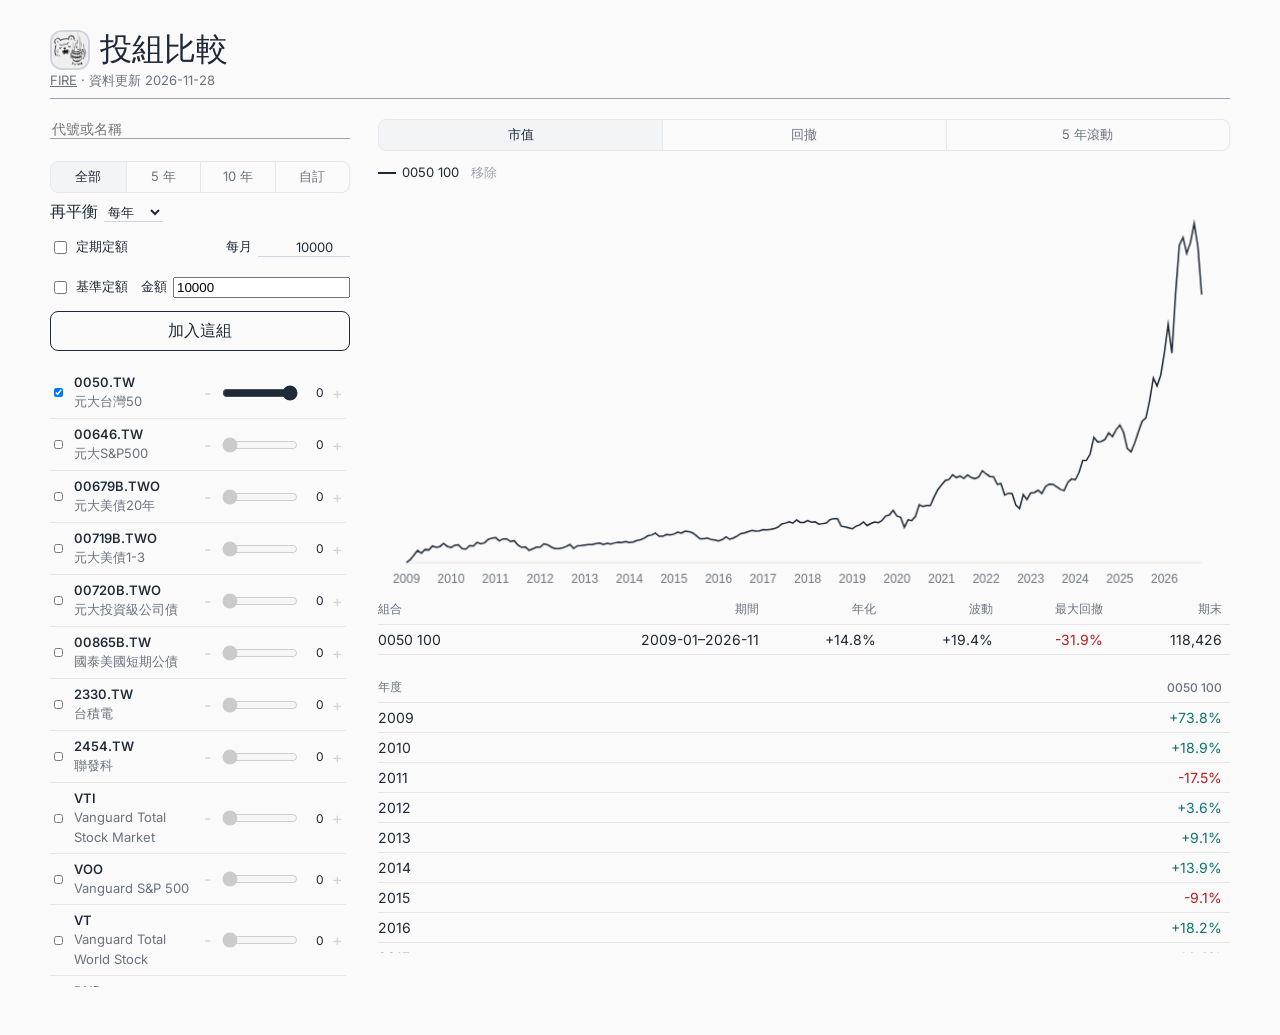
<file: web/index.html>
<!doctype html>
<html lang="zh-Hant">
<head>
  <meta charset="utf-8">
  <meta name="viewport" content="width=device-width, initial-scale=1">
  <title>投組比較</title>
  <link rel="icon" href="./icon.webp" type="image/webp">
  <link rel="preconnect" href="https://fonts.googleapis.com">
  <link rel="stylesheet" href="https://fonts.googleapis.com/css2?family=Inter:wght@400;500&display=swap">
  <link rel="stylesheet" href="./styles.css">
</head>
<body>
  <main>
    <header>
      <h1><img src="./icon.webp" alt="">投組比較</h1>
      <p class="meta"><a href="./fire.html">FIRE</a> · <span id="updated"></span></p>
    </header>
    <section class="layout">
      <aside>
        <input id="filter" type="search" placeholder="代號或名稱" autocomplete="off">
        <div class="controls">
          <div class="window" id="window" role="group" aria-label="區間">
            <button type="button" data-years="0" class="is-on" aria-pressed="true">全部</button>
            <button type="button" data-years="5" aria-pressed="false">5 年</button>
            <button type="button" data-years="10" aria-pressed="false">10 年</button>
            <button type="button" data-years="custom" aria-pressed="false">自訂</button>
          </div>
          <div class="dates" hidden>
            <input id="from" type="month">
            <input id="to" type="month">
          </div>
          <label class="amount">再平衡
            <select id="rebalance">
              <option value="year">每年</option>
              <option value="quarter">每季</option>
              <option value="month">每月</option>
              <option value="none">不調整</option>
            </select>
          </label>
          <div class="amount-row">
            <label class="mode"><input id="dca" type="checkbox"> 定期定額</label>
            <label class="amount">每月 <input id="amount" type="number" min="1" step="1000" value="10000"></label>
          </div>
          <div class="amount-row">
            <label class="mode"><input id="bench-dca" type="checkbox"> 基準定額</label>
            <label class="amount">金額 <input id="bench-amount" type="number" min="1" step="1000" value="10000"></label>
          </div>
          <p id="weight-error" class="error" hidden>勾選的比例加總不能超過 100</p>
          <button id="add" type="button">加入這組</button>
          <button id="save" type="button" hidden>儲存這組</button>
        </div>
        <div id="picker"></div>
      </aside>
      <div>
        <p id="note"></p>
        <div class="window chart-mode" id="chart-mode" role="group" aria-label="圖表">
          <button type="button" data-mode="value" class="is-on" aria-pressed="true">市值</button>
          <button type="button" data-mode="drawdown" aria-pressed="false">回撤</button>
          <button type="button" data-mode="rolling" aria-pressed="false">5 年滾動</button>
        </div>
        <div id="legend"></div>
        <div class="chart-wrap">
          <canvas id="chart" width="840" height="390"></canvas>
          <div id="hover" hidden></div>
        </div>
        <table>
          <thead>
            <tr>
              <th>組合</th>
              <th>期間</th>
              <th>年化</th>
              <th>波動</th>
              <th>最大回撤</th>
              <th>期末</th>
            </tr>
          </thead>
          <tbody id="stats"></tbody>
        </table>
        <div class="table-wrap">
          <table>
            <thead><tr id="year-head"><th>年度</th></tr></thead>
            <tbody id="years"></tbody>
          </table>
        </div>
      </div>
    </section>
  </main>
  <script src="./app.js"></script>
</body>
</html>
</file>
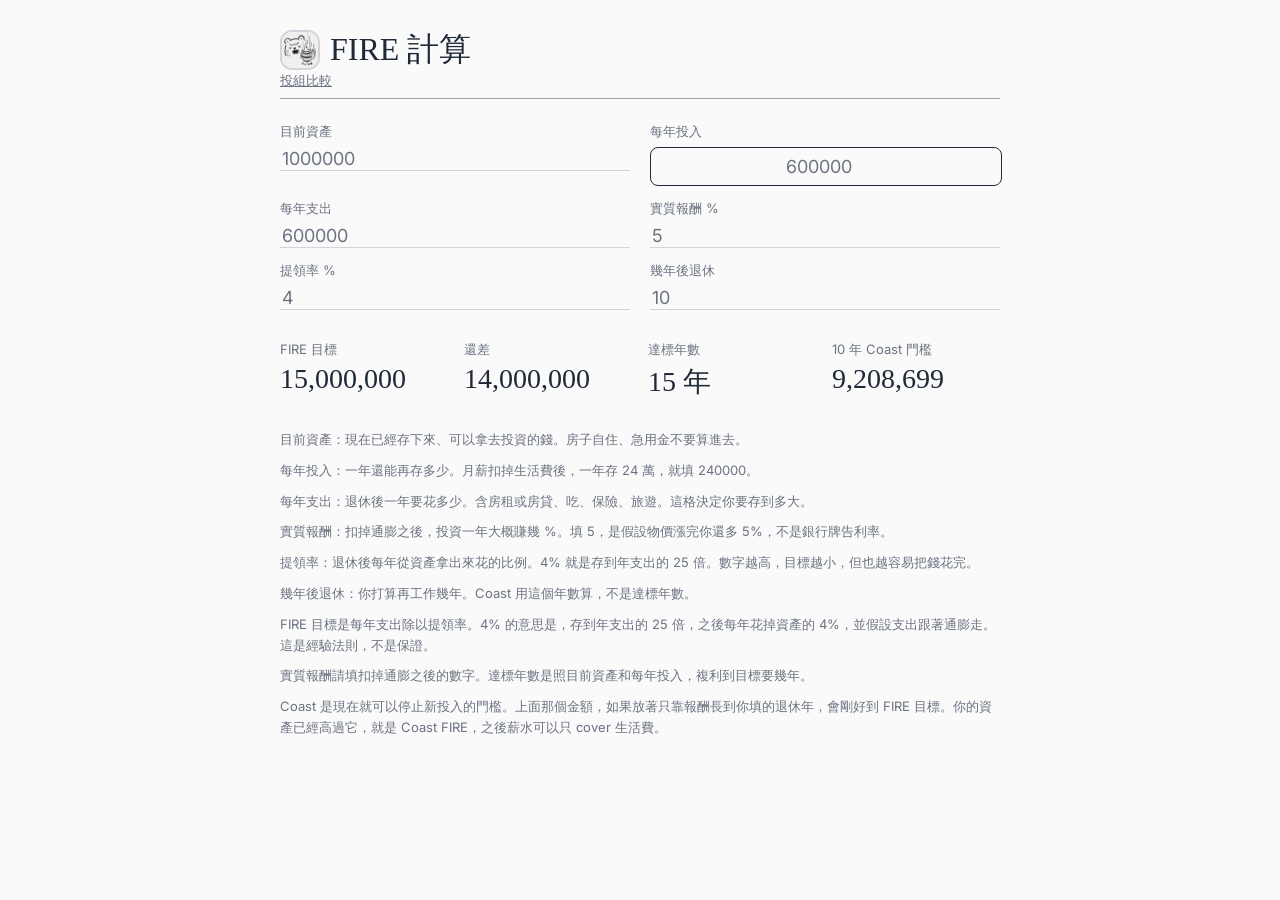
<file: web/fire.html>
<!doctype html>
<html lang="zh-Hant">
<head>
  <meta charset="utf-8">
  <meta name="viewport" content="width=device-width, initial-scale=1">
  <title>FIRE 計算</title>
  <link rel="icon" href="./icon.webp" type="image/webp">
  <link rel="preconnect" href="https://fonts.googleapis.com">
  <link rel="stylesheet" href="https://fonts.googleapis.com/css2?family=Inter:wght@400;500&display=swap">
  <link rel="stylesheet" href="./styles.css">
</head>
<body>
  <main class="fire">
    <header>
      <h1><img src="./icon.webp" alt="">FIRE 計算</h1>
      <p class="meta"><a href="./index.html">投組比較</a></p>
    </header>
    <form id="fire" class="controls">
      <label>目前資產 <input id="now" type="number" min="0" step="100000" value="1000000"></label>
      <label>每年投入 <input id="save" type="number" min="0" step="10000" value="600000"></label>
      <label>每年支出 <input id="spend" type="number" min="1" step="10000" value="600000"></label>
      <label>實質報酬 % <input id="rate" type="number" min="0" max="15" step="0.1" value="5"></label>
      <label>提領率 % <input id="swr" type="number" min="1" max="10" step="0.1" value="4"></label>
      <label>幾年後退休 <input id="horizon" type="number" min="0" max="60" step="1" value="10"></label>
    </form>
    <div id="result"></div>
    <div class="fine">
      <p>目前資產：現在已經存下來、可以拿去投資的錢。房子自住、急用金不要算進去。</p>
      <p>每年投入：一年還能再存多少。月薪扣掉生活費後，一年存 24 萬，就填 240000。</p>
      <p>每年支出：退休後一年要花多少。含房租或房貸、吃、保險、旅遊。這格決定你要存到多大。</p>
      <p>實質報酬：扣掉通膨之後，投資一年大概賺幾 %。填 5，是假設物價漲完你還多 5%，不是銀行牌告利率。</p>
      <p>提領率：退休後每年從資產拿出來花的比例。4% 就是存到年支出的 25 倍。數字越高，目標越小，但也越容易把錢花完。</p>
      <p>幾年後退休：你打算再工作幾年。Coast 用這個年數算，不是達標年數。</p>
      <p>FIRE 目標是每年支出除以提領率。4% 的意思是，存到年支出的 25 倍，之後每年花掉資產的 4%，並假設支出跟著通膨走。這是經驗法則，不是保證。</p>
      <p>實質報酬請填扣掉通膨之後的數字。達標年數是照目前資產和每年投入，複利到目標要幾年。</p>
      <p>Coast 是現在就可以停止新投入的門檻。上面那個金額，如果放著只靠報酬長到你填的退休年，會剛好到 FIRE 目標。你的資產已經高過它，就是 Coast FIRE，之後薪水可以只 cover 生活費。</p>
    </div>
  </main>
  <script src="./fire.js"></script>
</body>
</html>
</file>
<file: web/styles.css>
:root {
  color: #1f2937;
  background: #fafafa;
  font-family: Inter, ui-sans-serif, system-ui, sans-serif;
}

body { margin: 0; }

main {
  width: min(1180px, calc(100% - 32px));
  margin: 28px auto 48px;
}

header {
  border-bottom: 1px solid #9ca3af;
  padding-bottom: 8px;
}

h1, p { margin: 0; }

h1 {
  display: flex;
  gap: 10px;
  align-items: center;
  font-family: "Iowan Old Style", Palatino, "Palatino Linotype", serif;
  font-size: 32px;
  font-weight: 500;
}

h1 img {
  width: 36px;
  height: 36px;
  border: 2px solid #d1d5db;
  border-radius: 12px;
}

a { color: inherit; }

.fire { width: min(720px, calc(100% - 32px)); }

.fire .fine { display: flex; flex-direction: column; gap: 10px; margin-top: 28px; line-height: 1.6; }

.fire form {
  display: grid;
  grid-template-columns: repeat(2, minmax(0, 1fr));
  gap: 14px 20px;
  margin-top: 24px;
}

.fire label { display: flex; flex-direction: column; gap: 6px; font-size: 13px; color: #6b7280; }

.fire input {
  border: 0;
  border-bottom: 1px solid #d1d5db;
  background: transparent;
  color: inherit;
  font: inherit;
  font-size: 18px;
}

#result {
  display: grid;
  grid-template-columns: repeat(4, 1fr);
  gap: 16px;
  margin-top: 28px;
}

#result strong {
  display: block;
  margin-top: 4px;
  font-family: "Iowan Old Style", Palatino, serif;
  font-size: 28px;
  font-weight: 500;
}

.meta, small, .fine, #note {
  color: #6b7280;
  font-size: 13px;
}

.layout {
  display: grid;
  grid-template-columns: 300px minmax(0, 1fr);
  gap: 28px;
  align-items: start;
  margin-top: 20px;
}

aside {
  position: sticky;
  top: 16px;
  max-height: calc(100vh - 32px);
  display: flex;
  flex-direction: column;
}

#picker {
  min-height: 0;
  overflow: auto;
  padding-right: 4px;
}

#filter {
  width: 100%;
  margin-bottom: 8px;
  border: 0;
  border-bottom: 1px solid #9ca3af;
  background: transparent;
  color: inherit;
  font: inherit;
  font-size: 14px;
}

#filter:focus { outline: none; border-bottom-color: #1f2937; }

#picker { display: flex; flex-direction: column; }

.pick {
  display: grid;
  grid-template-columns: 16px 1fr 148px;
  gap: 8px;
  align-items: center;
  padding: 7px 0;
  border-bottom: 1px solid #e5e7eb;
}

.pick.is-hidden { display: none; }

.pick strong { display: block; font-size: 13px; font-weight: 560; }

#amount {
  width: 88px;
  border: 0;
  border-bottom: 1px solid #d1d5db;
  background: transparent;
  color: inherit;
  font: inherit;
  text-align: right;
}

.slider {
  display: grid;
  grid-template-columns: 18px 1fr 24px 18px;
  gap: 4px;
  align-items: center;
}

.weight { width: 100%; accent-color: #1f2937; }

.slider output { font-size: 12px; text-align: right; }

.step {
  width: 18px;
  height: 18px;
  padding: 0;
  line-height: 18px;
}

.step:disabled { color: #d1d5db; }

.error { color: #b91c1c; font-size: 12px; }

#legend span { cursor: pointer; }

#save[hidden] { display: none; }

.weight:disabled { color: #d1d5db; }

button {
  border: 0;
  background: transparent;
  color: inherit;
  font: inherit;
  cursor: pointer;
}

#legend {
  display: flex;
  flex-wrap: wrap;
  gap: 14px;
  margin: 12px 0;
  font-size: 13px;
}

.swatch {
  display: inline-block;
  width: 18px;
  height: 2px;
  margin-right: 6px;
  vertical-align: middle;
}

.remove {
  margin-left: 6px;
  border: 0;
  background: transparent;
  color: #9ca3af;
  cursor: pointer;
}

.controls {
  display: flex;
  flex-direction: column;
  gap: 8px;
  margin: 14px 0 16px;
}

.window {
  display: grid;
  grid-template-columns: repeat(4, 1fr);
  border: 1px solid #e5e7eb;
  border-radius: 8px;
  overflow: hidden;
}

.window button {
  padding: 6px 0;
  color: #6b7280;
  font-size: 13px;
}

.window button + button { border-left: 1px solid #e5e7eb; }

.window button.is-on {
  background: #f3f4f6;
  color: #1f2937;
}

.amount-row {
  display: flex;
  align-items: center;
  justify-content: space-between;
  gap: 8px;
  min-height: 32px;
  font-size: 13px;
}

.mode, .amount {
  display: flex;
  gap: 6px;
  align-items: center;
}

#add, #save {
  width: 100%;
  padding: 8px 0;
  border: 1px solid #1f2937;
  border-radius: 8px;
  text-align: center;
}

.dates { display: flex; gap: 8px; }
.dates[hidden] { display: none; }

.dates input, #rebalance {
  border: 0;
  border-bottom: 1px solid #d1d5db;
  background: transparent;
  color: inherit;
  font: inherit;
  font-size: 13px;
}

.chart-mode { grid-template-columns: repeat(3, 1fr); margin-bottom: 10px; }

.chart-wrap { position: relative; }

canvas { width: 100%; height: auto; cursor: crosshair; }

#hover {
  position: absolute;
  top: 8px;
  right: 8px;
  min-width: 180px;
  padding: 8px 10px;
  background: rgb(250 250 250 / 0.94);
  border: 1px solid #e5e7eb;
  font-size: 12px;
  line-height: 1.6;
  pointer-events: none;
}

.table-wrap {
  max-height: 280px;
  overflow: auto;
  margin-top: 18px;
}

table {
  width: 100%;
  margin-top: 0;
  border-collapse: collapse;
  font-size: 14px;
}

.table-wrap th { position: sticky; top: 0; background: #fafafa; }

#year-head th:not(:first-child),
#stats td:first-child {
  max-width: 140px;
  overflow: hidden;
  text-overflow: ellipsis;
  white-space: nowrap;
}

th { color: #6b7280; font-size: 12px; font-weight: 500; }

td, th {
  padding: 6px 8px 6px 0;
  border-bottom: 1px solid #e5e7eb;
  text-align: left;
}

td:not(:first-child), th:not(:first-child) { text-align: right; }

.up { color: #0f766e; }
.down { color: #b91c1c; }

.fine { margin-top: 14px; line-height: 1.5; }

@media (max-width: 800px) {
  .layout, aside { display: block; position: static; max-height: none; }
  #picker { max-height: 240px; }
  .table-wrap, table { display: block; overflow-x: auto; }
}
</file>
